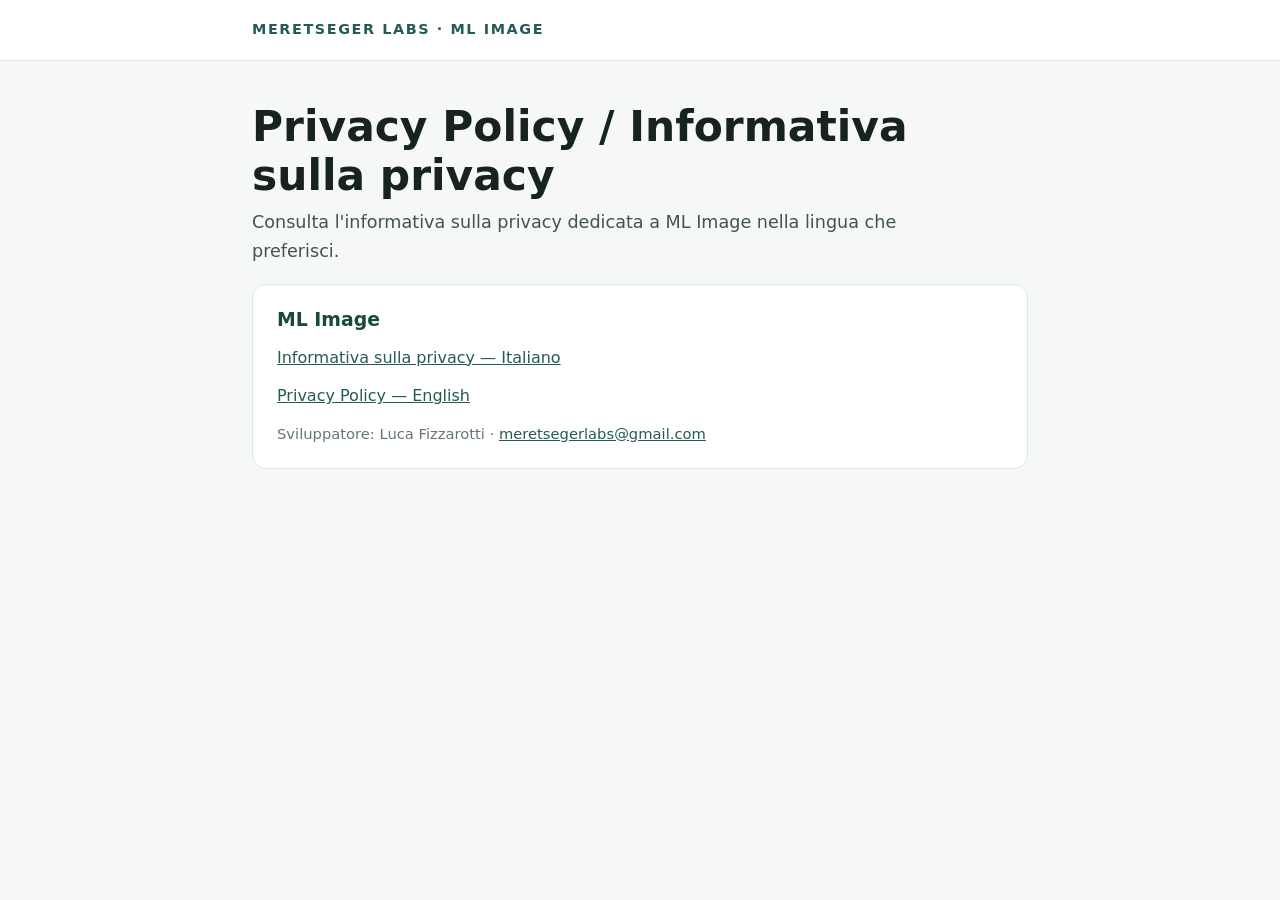
<file: index.html>
<!doctype html>
<html lang="it"><head><meta charset="utf-8"><meta name="viewport" content="width=device-width,initial-scale=1"><title>Meretseger Labs · ML Image — Informativa sulla privacy</title><link rel="stylesheet" href="ml-image/style.css"></head>
<body><header><div class="top"><span class="brand">MERETSEGER LABS · ML IMAGE</span></div></header><main class="wrap">
<h1>Privacy Policy / Informativa sulla privacy</h1><p class="intro">Consulta l'informativa sulla privacy dedicata a ML Image nella lingua che preferisci.</p>
<div class="panel"><h2>ML Image</h2><p><a href="ml-image/" lang="it">Informativa sulla privacy — Italiano</a></p><p><a href="ml-image/en/" lang="en">Privacy Policy — English</a></p><p class="muted">Sviluppatore: Luca Fizzarotti · <a href="mailto:meretsegerlabs@gmail.com">meretsegerlabs@gmail.com</a></p></div>
</main></body></html>
</file>
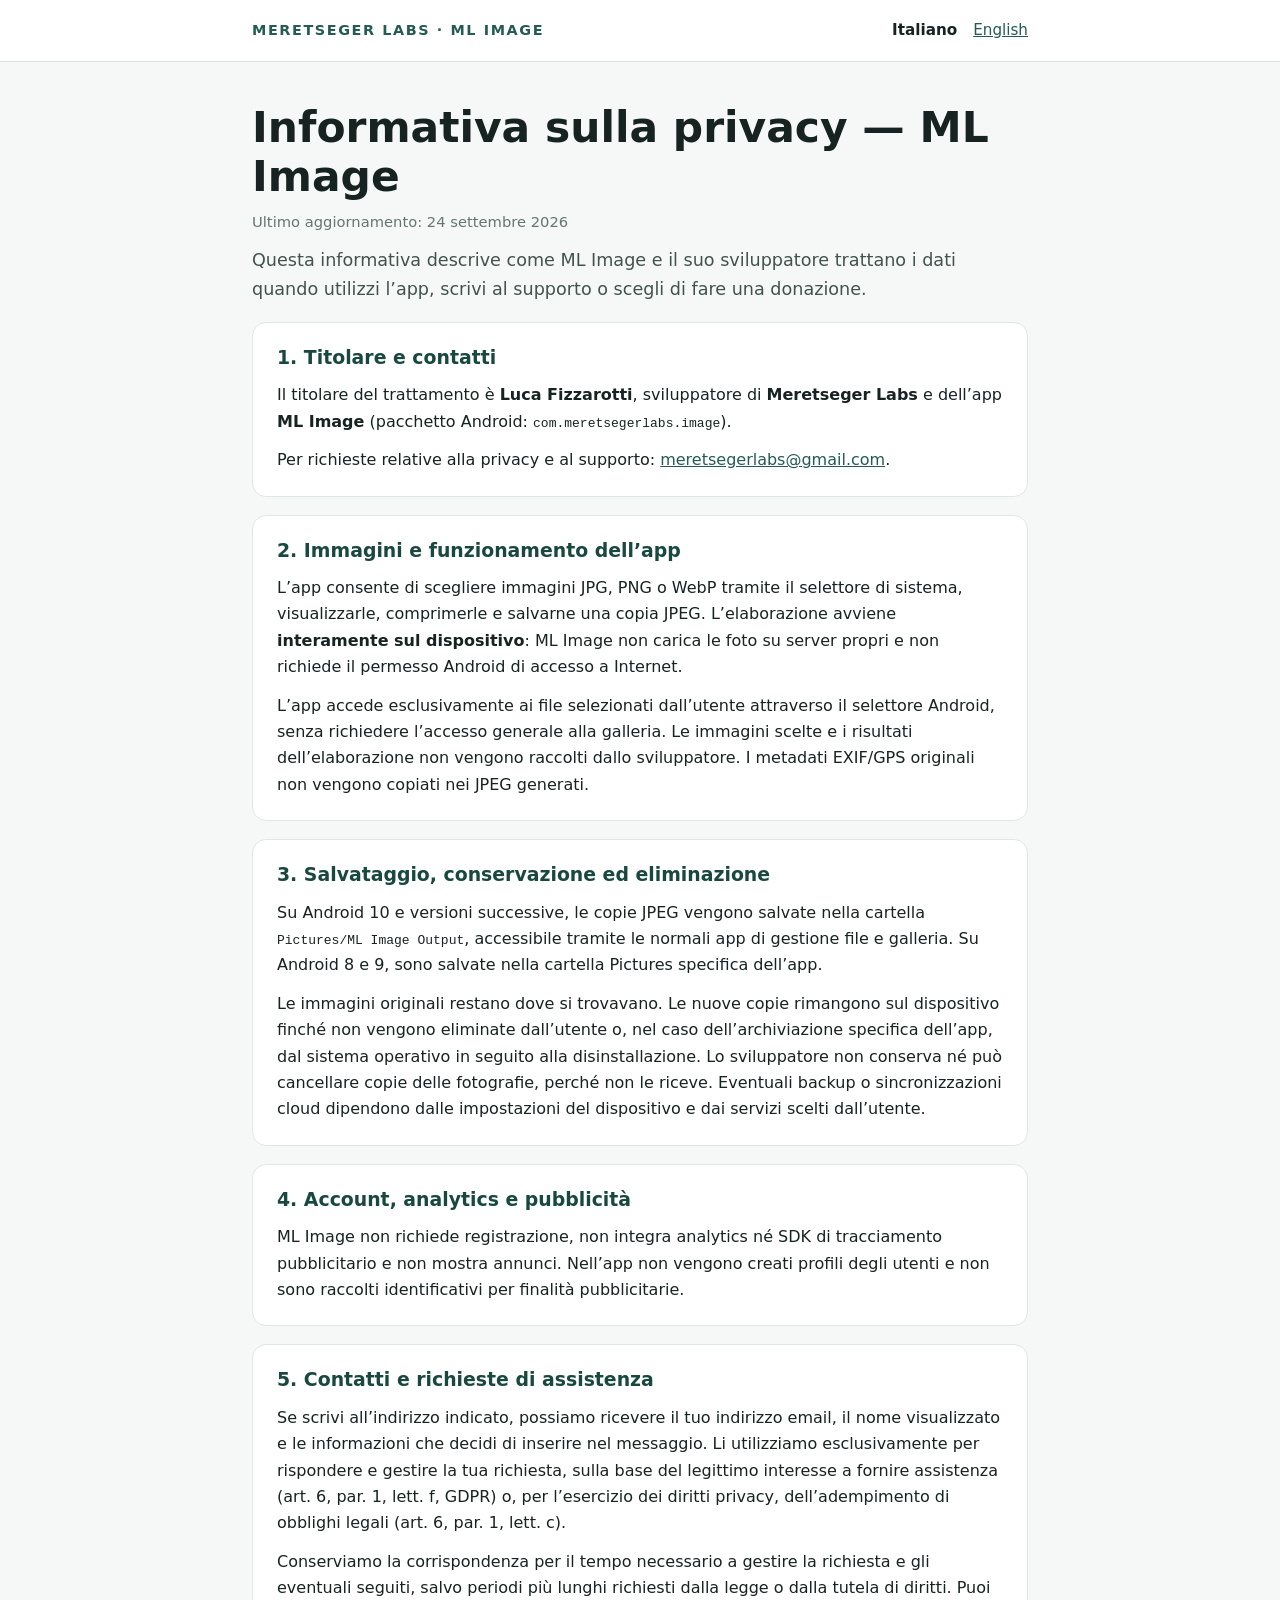
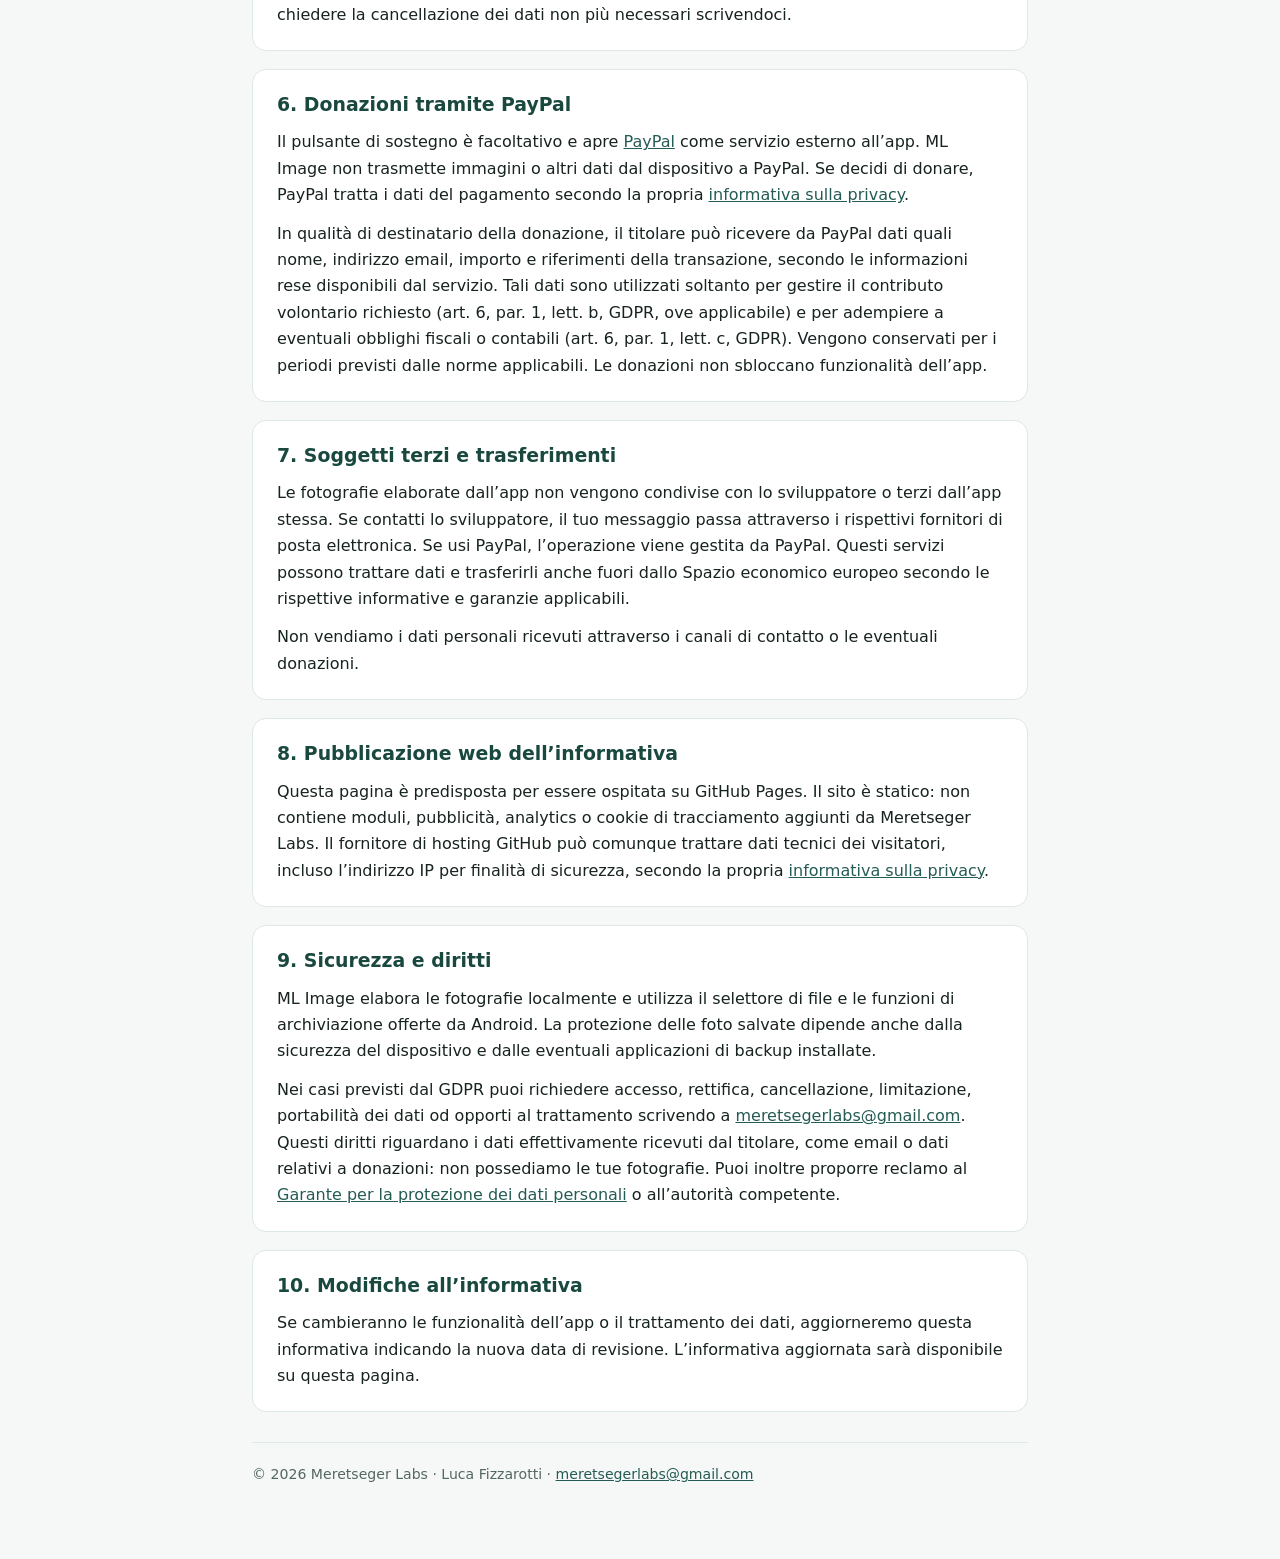
<file: ml-image/index.html>
<!doctype html>
<html lang="it">
<head>
<meta charset="utf-8">
<meta name="viewport" content="width=device-width,initial-scale=1">
<meta name="description" content="Questa informativa descrive come ML Image e il suo sviluppatore trattano i dati quando utilizzi l’app, scrivi al supporto o scegli di fare una donazione.">
<title>Informativa sulla privacy — ML Image</title>
<link rel="stylesheet" href="style.css">
</head>
<body>
<header><div class="top"><a class="brand" href="../">MERETSEGER LABS · ML IMAGE</a><nav class="lang" aria-label="Lingua"><a href="./" aria-current="page">Italiano</a><a href="en/" hreflang="en">English</a></nav></div></header>
<main class="wrap" id="content"><h1>Informativa sulla privacy — ML Image</h1><p class="muted">Ultimo aggiornamento: 24 settembre 2026</p><p class="intro">Questa informativa descrive come ML Image e il suo sviluppatore trattano i dati quando utilizzi l’app, scrivi al supporto o scegli di fare una donazione.</p><article>
<section id="section-1"><h2>1. Titolare e contatti</h2><p>Il titolare del trattamento è <strong>Luca Fizzarotti</strong>, sviluppatore di <strong>Meretseger Labs</strong> e dell’app <strong>ML Image</strong> (pacchetto Android: <code>com.meretsegerlabs.image</code>).</p><p>Per richieste relative alla privacy e al supporto: <a href="mailto:meretsegerlabs@gmail.com">meretsegerlabs@gmail.com</a>.</p></section>
<section id="section-2"><h2>2. Immagini e funzionamento dell’app</h2><p>L’app consente di scegliere immagini JPG, PNG o WebP tramite il selettore di sistema, visualizzarle, comprimerle e salvarne una copia JPEG. L’elaborazione avviene <strong>interamente sul dispositivo</strong>: ML Image non carica le foto su server propri e non richiede il permesso Android di accesso a Internet.</p><p>L’app accede esclusivamente ai file selezionati dall’utente attraverso il selettore Android, senza richiedere l’accesso generale alla galleria. Le immagini scelte e i risultati dell’elaborazione non vengono raccolti dallo sviluppatore. I metadati EXIF/GPS originali non vengono copiati nei JPEG generati.</p></section>
<section id="section-3"><h2>3. Salvataggio, conservazione ed eliminazione</h2><p>Su Android 10 e versioni successive, le copie JPEG vengono salvate nella cartella <code>Pictures/ML Image Output</code>, accessibile tramite le normali app di gestione file e galleria. Su Android 8 e 9, sono salvate nella cartella Pictures specifica dell’app.</p><p>Le immagini originali restano dove si trovavano. Le nuove copie rimangono sul dispositivo finché non vengono eliminate dall’utente o, nel caso dell’archiviazione specifica dell’app, dal sistema operativo in seguito alla disinstallazione. Lo sviluppatore non conserva né può cancellare copie delle fotografie, perché non le riceve. Eventuali backup o sincronizzazioni cloud dipendono dalle impostazioni del dispositivo e dai servizi scelti dall’utente.</p></section>
<section id="section-4"><h2>4. Account, analytics e pubblicità</h2><p>ML Image non richiede registrazione, non integra analytics né SDK di tracciamento pubblicitario e non mostra annunci. Nell’app non vengono creati profili degli utenti e non sono raccolti identificativi per finalità pubblicitarie.</p></section>
<section id="section-5"><h2>5. Contatti e richieste di assistenza</h2><p>Se scrivi all’indirizzo indicato, possiamo ricevere il tuo indirizzo email, il nome visualizzato e le informazioni che decidi di inserire nel messaggio. Li utilizziamo esclusivamente per rispondere e gestire la tua richiesta, sulla base del legittimo interesse a fornire assistenza (art. 6, par. 1, lett. f, GDPR) o, per l’esercizio dei diritti privacy, dell’adempimento di obblighi legali (art. 6, par. 1, lett. c).</p><p>Conserviamo la corrispondenza per il tempo necessario a gestire la richiesta e gli eventuali seguiti, salvo periodi più lunghi richiesti dalla legge o dalla tutela di diritti. Puoi chiedere la cancellazione dei dati non più necessari scrivendoci.</p></section>
<section id="section-6"><h2>6. Donazioni tramite PayPal</h2><p>Il pulsante di sostegno è facoltativo e apre <a href="https://paypal.me/louroth84" rel="noopener noreferrer">PayPal</a> come servizio esterno all’app. ML Image non trasmette immagini o altri dati dal dispositivo a PayPal. Se decidi di donare, PayPal tratta i dati del pagamento secondo la propria <a href="https://www.paypal.com/it/legalhub/paypal/privacy-full" rel="noopener noreferrer">informativa sulla privacy</a>.</p><p>In qualità di destinatario della donazione, il titolare può ricevere da PayPal dati quali nome, indirizzo email, importo e riferimenti della transazione, secondo le informazioni rese disponibili dal servizio. Tali dati sono utilizzati soltanto per gestire il contributo volontario richiesto (art. 6, par. 1, lett. b, GDPR, ove applicabile) e per adempiere a eventuali obblighi fiscali o contabili (art. 6, par. 1, lett. c, GDPR). Vengono conservati per i periodi previsti dalle norme applicabili. Le donazioni non sbloccano funzionalità dell’app.</p></section>
<section id="section-7"><h2>7. Soggetti terzi e trasferimenti</h2><p>Le fotografie elaborate dall’app non vengono condivise con lo sviluppatore o terzi dall’app stessa. Se contatti lo sviluppatore, il tuo messaggio passa attraverso i rispettivi fornitori di posta elettronica. Se usi PayPal, l’operazione viene gestita da PayPal. Questi servizi possono trattare dati e trasferirli anche fuori dallo Spazio economico europeo secondo le rispettive informative e garanzie applicabili.</p><p>Non vendiamo i dati personali ricevuti attraverso i canali di contatto o le eventuali donazioni.</p></section>
<section id="section-8"><h2>8. Pubblicazione web dell’informativa</h2><p>Questa pagina è predisposta per essere ospitata su GitHub Pages. Il sito è statico: non contiene moduli, pubblicità, analytics o cookie di tracciamento aggiunti da Meretseger Labs. Il fornitore di hosting GitHub può comunque trattare dati tecnici dei visitatori, incluso l’indirizzo IP per finalità di sicurezza, secondo la propria <a href="https://docs.github.com/en/site-policy/privacy-policies/github-general-privacy-statement" rel="noopener noreferrer">informativa sulla privacy</a>.</p></section>
<section id="section-9"><h2>9. Sicurezza e diritti</h2><p>ML Image elabora le fotografie localmente e utilizza il selettore di file e le funzioni di archiviazione offerte da Android. La protezione delle foto salvate dipende anche dalla sicurezza del dispositivo e dalle eventuali applicazioni di backup installate.</p><p>Nei casi previsti dal GDPR puoi richiedere accesso, rettifica, cancellazione, limitazione, portabilità dei dati od opporti al trattamento scrivendo a <a href="mailto:meretsegerlabs@gmail.com">meretsegerlabs@gmail.com</a>. Questi diritti riguardano i dati effettivamente ricevuti dal titolare, come email o dati relativi a donazioni: non possediamo le tue fotografie. Puoi inoltre proporre reclamo al <a href="https://www.garanteprivacy.it/" rel="noopener noreferrer">Garante per la protezione dei dati personali</a> o all’autorità competente.</p></section>
<section id="section-10"><h2>10. Modifiche all’informativa</h2><p>Se cambieranno le funzionalità dell’app o il trattamento dei dati, aggiorneremo questa informativa indicando la nuova data di revisione. L’informativa aggiornata sarà disponibile su questa pagina.</p></section>
</article><footer>© 2026 Meretseger Labs · Luca Fizzarotti · <a href="mailto:meretsegerlabs@gmail.com">meretsegerlabs@gmail.com</a></footer></main>
</body></html>
</file>
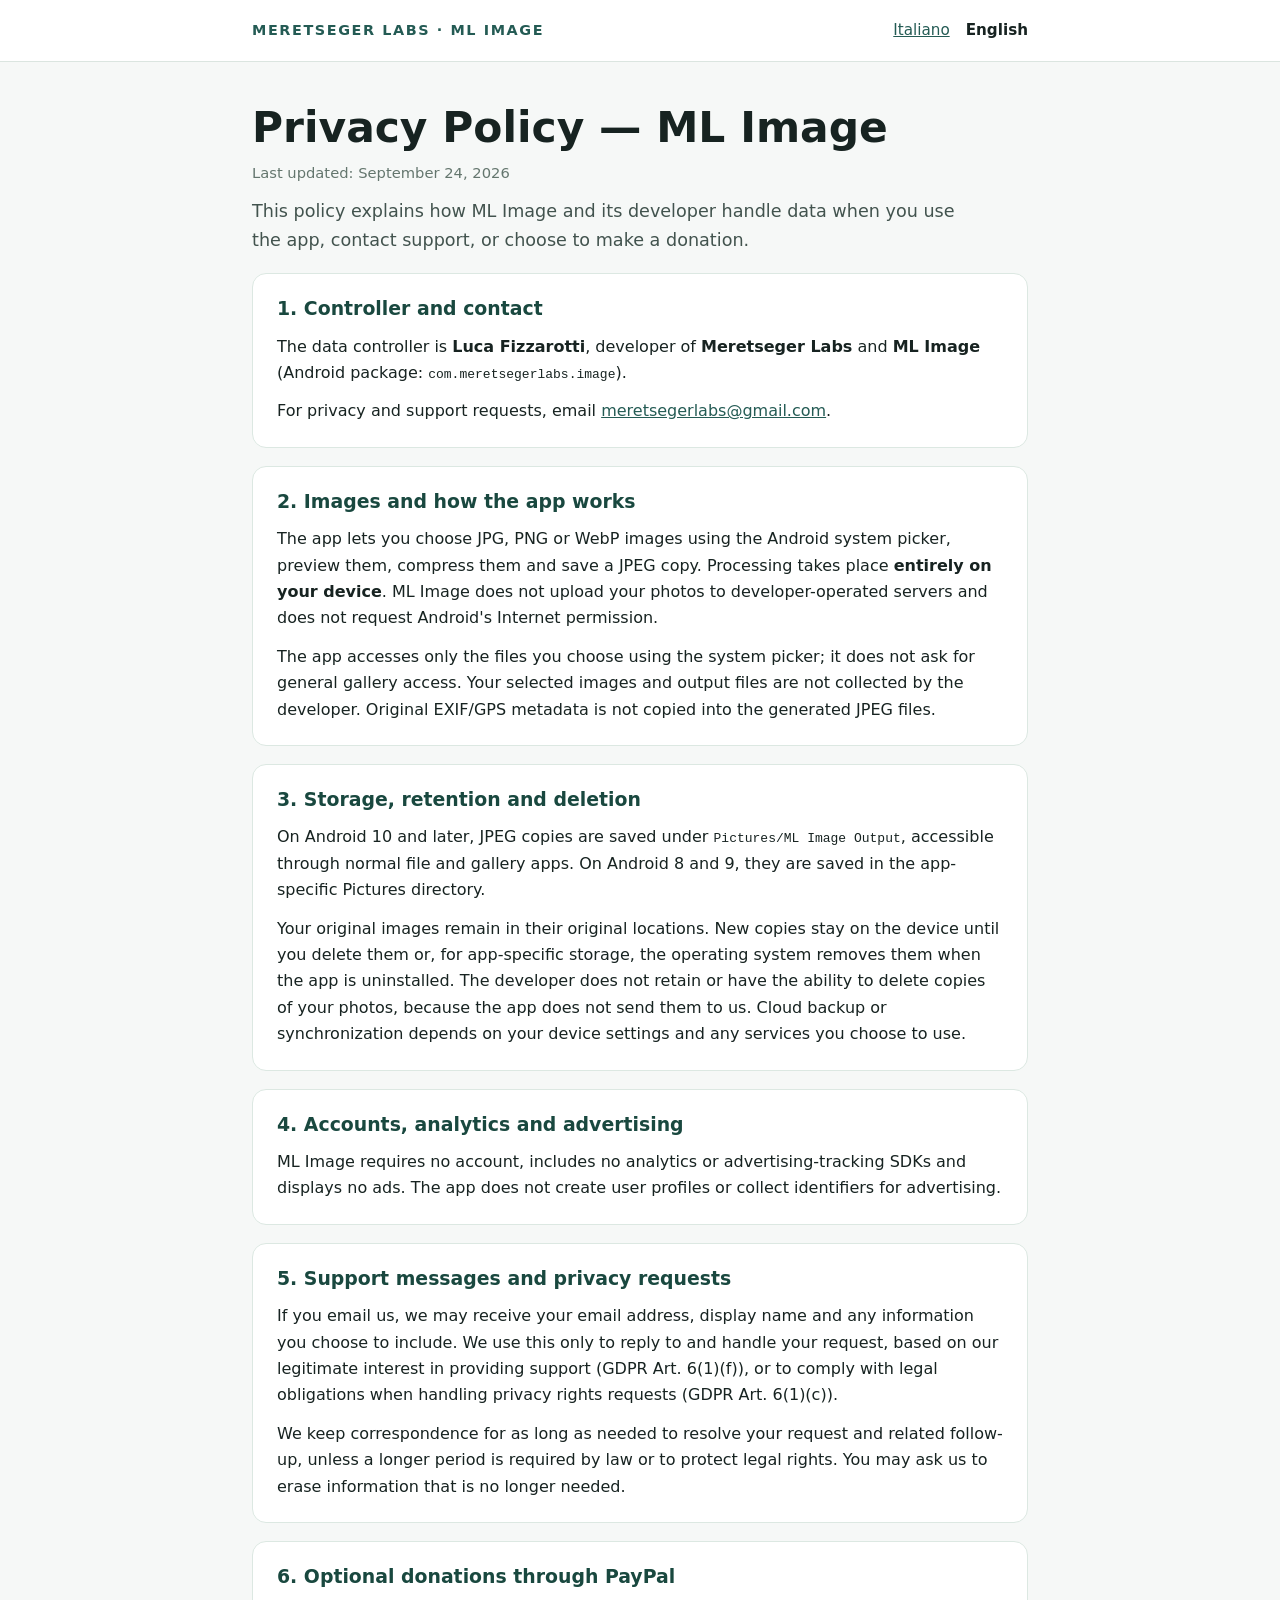
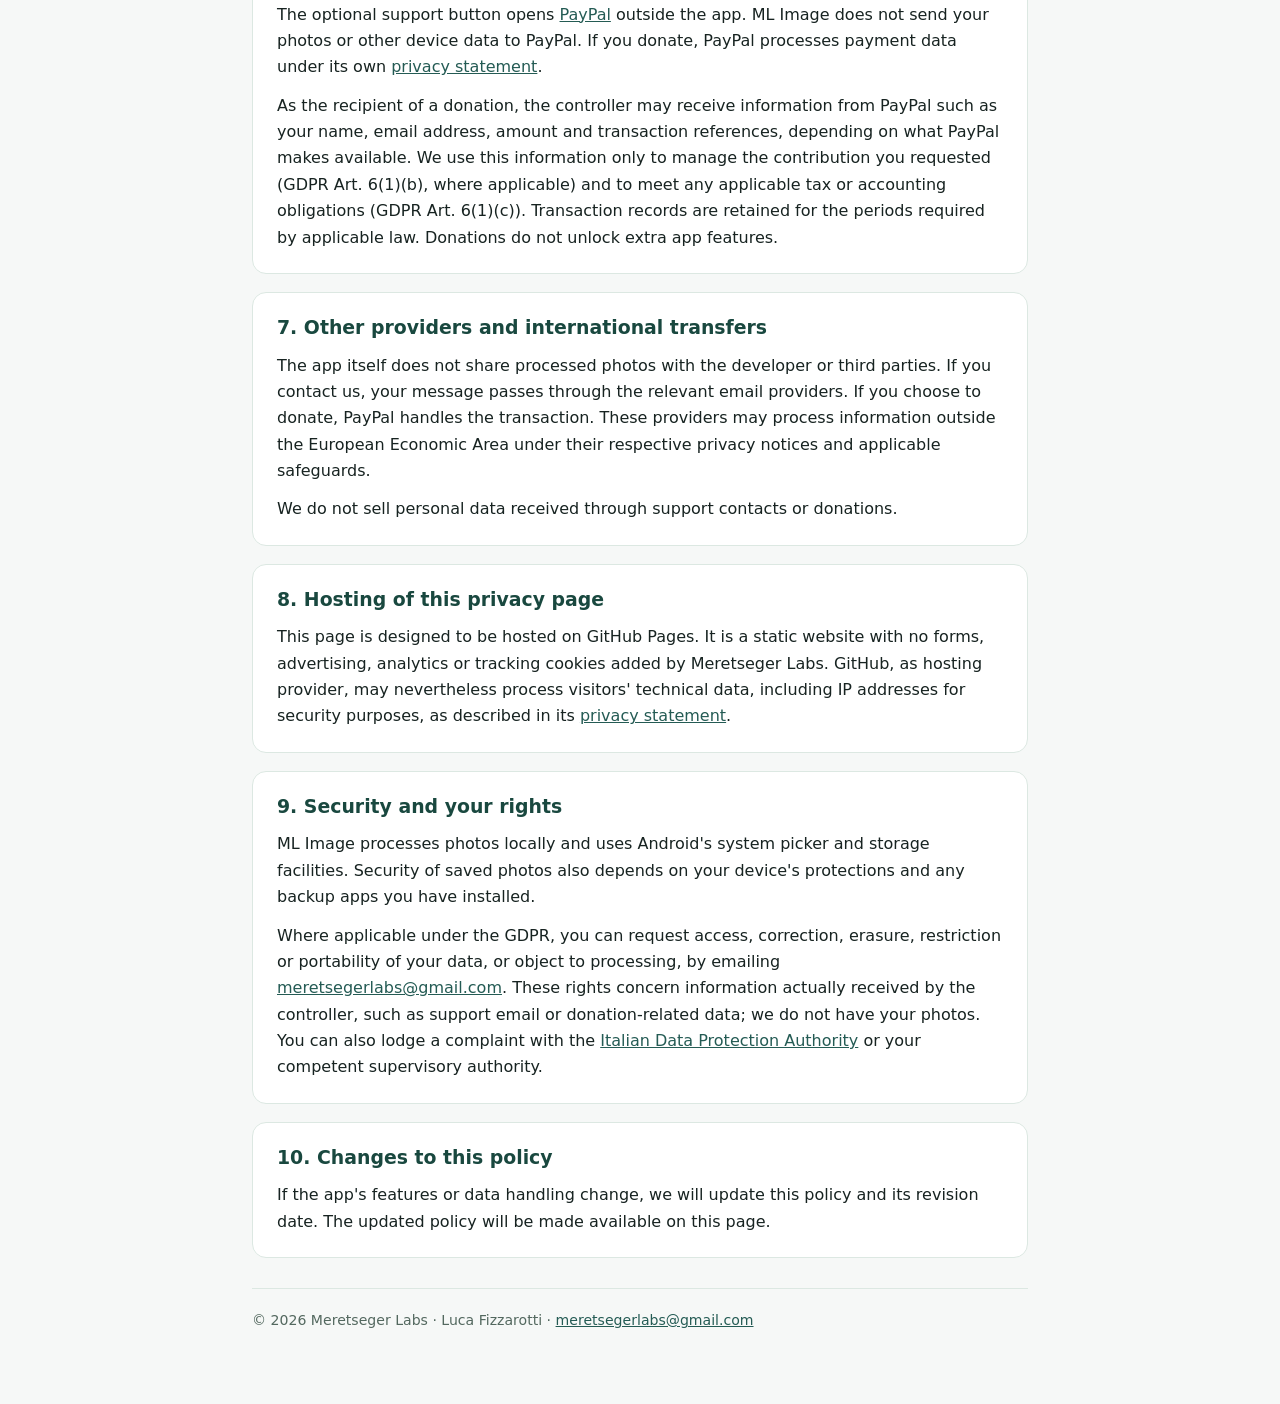
<file: ml-image/en/index.html>
<!doctype html>
<html lang="en">
<head>
<meta charset="utf-8">
<meta name="viewport" content="width=device-width,initial-scale=1">
<meta name="description" content="This policy explains how ML Image and its developer handle data when you use the app, contact support, or choose to make a donation.">
<title>Privacy Policy — ML Image</title>
<link rel="stylesheet" href="../style.css">
</head>
<body>
<header><div class="top"><a class="brand" href="../../">MERETSEGER LABS · ML IMAGE</a><nav class="lang" aria-label="Language"><a href="../" hreflang="it">Italiano</a><a href="./" aria-current="page">English</a></nav></div></header>
<main class="wrap" id="content"><h1>Privacy Policy — ML Image</h1><p class="muted">Last updated: September 24, 2026</p><p class="intro">This policy explains how ML Image and its developer handle data when you use the app, contact support, or choose to make a donation.</p><article>
<section id="section-1"><h2>1. Controller and contact</h2><p>The data controller is <strong>Luca Fizzarotti</strong>, developer of <strong>Meretseger Labs</strong> and <strong>ML Image</strong> (Android package: <code>com.meretsegerlabs.image</code>).</p><p>For privacy and support requests, email <a href="mailto:meretsegerlabs@gmail.com">meretsegerlabs@gmail.com</a>.</p></section>
<section id="section-2"><h2>2. Images and how the app works</h2><p>The app lets you choose JPG, PNG or WebP images using the Android system picker, preview them, compress them and save a JPEG copy. Processing takes place <strong>entirely on your device</strong>. ML Image does not upload your photos to developer-operated servers and does not request Android's Internet permission.</p><p>The app accesses only the files you choose using the system picker; it does not ask for general gallery access. Your selected images and output files are not collected by the developer. Original EXIF/GPS metadata is not copied into the generated JPEG files.</p></section>
<section id="section-3"><h2>3. Storage, retention and deletion</h2><p>On Android 10 and later, JPEG copies are saved under <code>Pictures/ML Image Output</code>, accessible through normal file and gallery apps. On Android 8 and 9, they are saved in the app-specific Pictures directory.</p><p>Your original images remain in their original locations. New copies stay on the device until you delete them or, for app-specific storage, the operating system removes them when the app is uninstalled. The developer does not retain or have the ability to delete copies of your photos, because the app does not send them to us. Cloud backup or synchronization depends on your device settings and any services you choose to use.</p></section>
<section id="section-4"><h2>4. Accounts, analytics and advertising</h2><p>ML Image requires no account, includes no analytics or advertising-tracking SDKs and displays no ads. The app does not create user profiles or collect identifiers for advertising.</p></section>
<section id="section-5"><h2>5. Support messages and privacy requests</h2><p>If you email us, we may receive your email address, display name and any information you choose to include. We use this only to reply to and handle your request, based on our legitimate interest in providing support (GDPR Art. 6(1)(f)), or to comply with legal obligations when handling privacy rights requests (GDPR Art. 6(1)(c)).</p><p>We keep correspondence for as long as needed to resolve your request and related follow-up, unless a longer period is required by law or to protect legal rights. You may ask us to erase information that is no longer needed.</p></section>
<section id="section-6"><h2>6. Optional donations through PayPal</h2><p>The optional support button opens <a href="https://paypal.me/louroth84" rel="noopener noreferrer">PayPal</a> outside the app. ML Image does not send your photos or other device data to PayPal. If you donate, PayPal processes payment data under its own <a href="https://www.paypal.com/it/legalhub/paypal/privacy-full" rel="noopener noreferrer">privacy statement</a>.</p><p>As the recipient of a donation, the controller may receive information from PayPal such as your name, email address, amount and transaction references, depending on what PayPal makes available. We use this information only to manage the contribution you requested (GDPR Art. 6(1)(b), where applicable) and to meet any applicable tax or accounting obligations (GDPR Art. 6(1)(c)). Transaction records are retained for the periods required by applicable law. Donations do not unlock extra app features.</p></section>
<section id="section-7"><h2>7. Other providers and international transfers</h2><p>The app itself does not share processed photos with the developer or third parties. If you contact us, your message passes through the relevant email providers. If you choose to donate, PayPal handles the transaction. These providers may process information outside the European Economic Area under their respective privacy notices and applicable safeguards.</p><p>We do not sell personal data received through support contacts or donations.</p></section>
<section id="section-8"><h2>8. Hosting of this privacy page</h2><p>This page is designed to be hosted on GitHub Pages. It is a static website with no forms, advertising, analytics or tracking cookies added by Meretseger Labs. GitHub, as hosting provider, may nevertheless process visitors' technical data, including IP addresses for security purposes, as described in its <a href="https://docs.github.com/en/site-policy/privacy-policies/github-general-privacy-statement" rel="noopener noreferrer">privacy statement</a>.</p></section>
<section id="section-9"><h2>9. Security and your rights</h2><p>ML Image processes photos locally and uses Android's system picker and storage facilities. Security of saved photos also depends on your device's protections and any backup apps you have installed.</p><p>Where applicable under the GDPR, you can request access, correction, erasure, restriction or portability of your data, or object to processing, by emailing <a href="mailto:meretsegerlabs@gmail.com">meretsegerlabs@gmail.com</a>. These rights concern information actually received by the controller, such as support email or donation-related data; we do not have your photos. You can also lodge a complaint with the <a href="https://www.garanteprivacy.it/" rel="noopener noreferrer">Italian Data Protection Authority</a> or your competent supervisory authority.</p></section>
<section id="section-10"><h2>10. Changes to this policy</h2><p>If the app's features or data handling change, we will update this policy and its revision date. The updated policy will be made available on this page.</p></section>
</article><footer>© 2026 Meretseger Labs · Luca Fizzarotti · <a href="mailto:meretsegerlabs@gmail.com">meretsegerlabs@gmail.com</a></footer></main>
</body></html>
</file>
<file: ml-image/style.css>
:root{color-scheme:light;font-family:system-ui,-apple-system,BlinkMacSystemFont,"Segoe UI",sans-serif;line-height:1.65;background:#f6f8f7;color:#172321}
*{box-sizing:border-box}body{margin:0}.wrap{max-width:820px;margin:0 auto;padding:24px 22px 72px}
header{background:#fff;border-bottom:1px solid #dbe5e0}.top{max-width:820px;margin:0 auto;padding:18px 22px;display:flex;align-items:center;justify-content:space-between;gap:16px;flex-wrap:wrap}
.brand{font-weight:800;letter-spacing:.11em;color:#245b54;text-decoration:none;font-size:.9rem}
.lang{display:flex;gap:16px;align-items:center;font-size:.95rem}.lang a,a{color:#245b54}.lang a[aria-current=page]{font-weight:700;text-decoration:none;color:#172321}
h1{font-size:clamp(2rem,5vw,2.65rem);line-height:1.15;margin:18px 0 8px}h2{font-size:1.18rem;line-height:1.35;margin:0 0 12px;color:#19483f}
.intro{font-size:1.1rem;color:#42534e;max-width:65ch}.muted{color:#64766e;font-size:.92rem}
article section,.panel{background:#fff;border:1px solid #dce8e2;border-radius:14px;margin:18px 0;padding:22px 24px}
p{margin:0 0 12px}p:last-child{margin-bottom:0}ul{padding-left:1.45em;margin:0 0 12px}li+li{margin-top:6px}
a:hover{text-decoration-thickness:2px}a:focus-visible{outline:3px solid #bf914d;outline-offset:3px;border-radius:2px}
footer{border-top:1px solid #dce8e2;margin-top:30px;padding-top:20px;color:#53685f;font-size:.88rem}
@media(max-width:520px){.wrap{padding:16px 14px 52px}.top{padding:14px}.panel,article section{padding:18px}}
</file>
